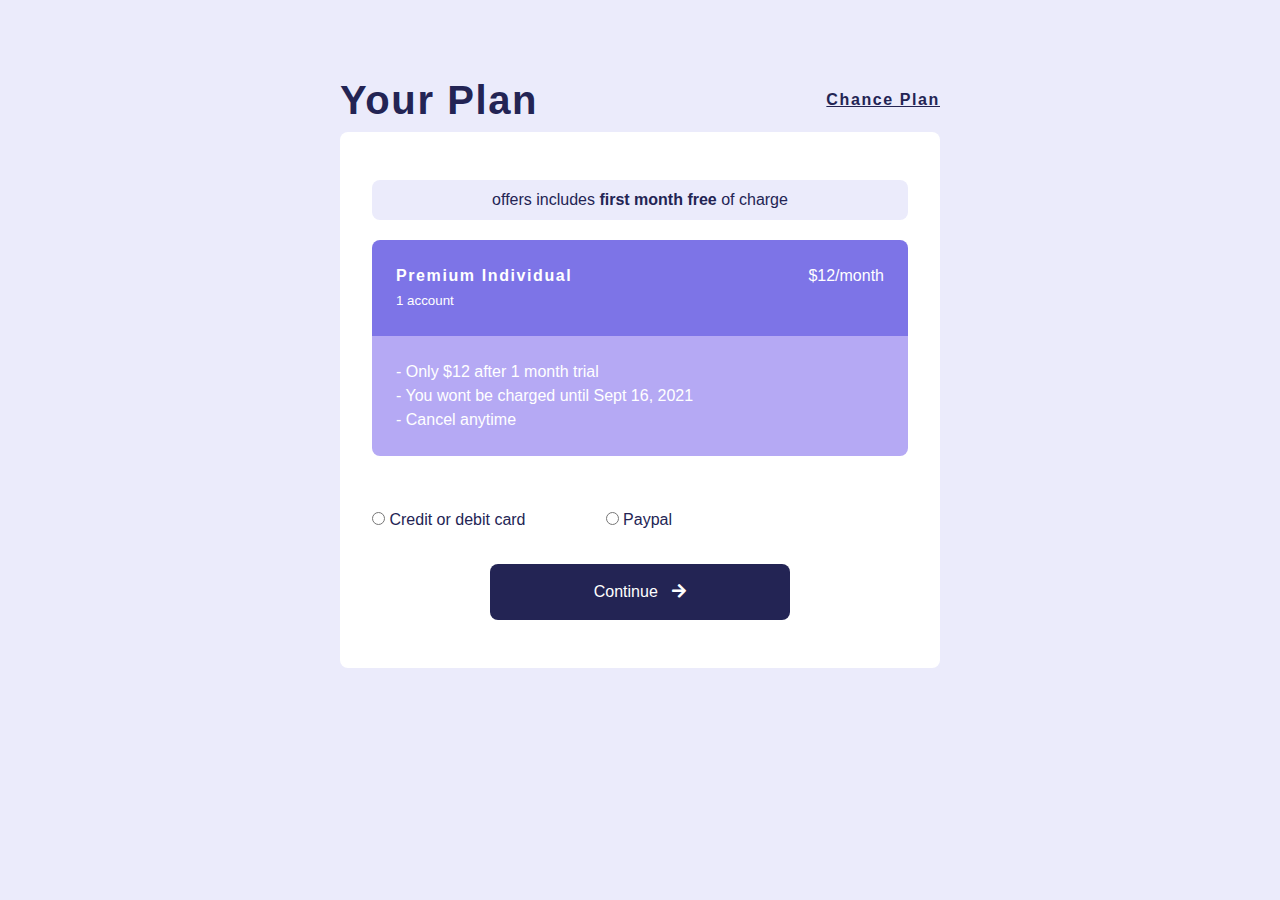
<file: 1-upgrade-plan/index.html>
<!DOCTYPE html>
<html lang="en">
<head>
 <meta charset="UTF-8">
 <meta http-equiv="X-UA-Compatible" content="IE=edge">
 <meta name="viewport" content="width=device-width, initial-scale=1.0">
 <link rel="stylesheet" href="style.css">
  <!-- font awesome -->
    <link
      rel="stylesheet"
      href="https://cdnjs.cloudflare.com/ajax/libs/font-awesome/5.14.0/css/all.min.css"
    />
 <title>UPGRADE PLAN | HTML & CSS</title>
</head>
<body>
 <div class="container"> 
  <div class="container-header">
   <h2>your plan</h2>
   <h4>chance plan</h4>
  </div>

   <div class="container-inner">
    <div class="container-body">
     <p class="text-heading">offers includes <b>first month free</b> of charge</p>
    
     <div class="container-body-content">
      <div>
       <h4>premium individual</h4>
       <p>$12/month</p>
      </div>
      <small>1 account</small>
     </div>
     <ul>
      <li>- Only $12 after 1 month trial</li>
      <li>- You wont be charged until Sept 16, 2021</li>
      <li>- Cancel anytime</li>
     </ul>
     <br>
     <h4>select payment method</h4>
    
     <!-- form -->
     <div class="payment-method">
    
      <label for="credit or debit card">
       <input type="radio" name="choose-one" id="" value="credit or debit card"> Credit or debit card
      </label>

      <label for="paypal">
       <input type="radio" name="choose-one" id="" value="paypal"> Paypal
      </label>
     </div>
    
     <a href="#" class="btn">Continue <span><i class="fas fa-arrow-right"></i></span></a>
    </div>
   </div>
 
 </div>
</body>
</html>
</file>
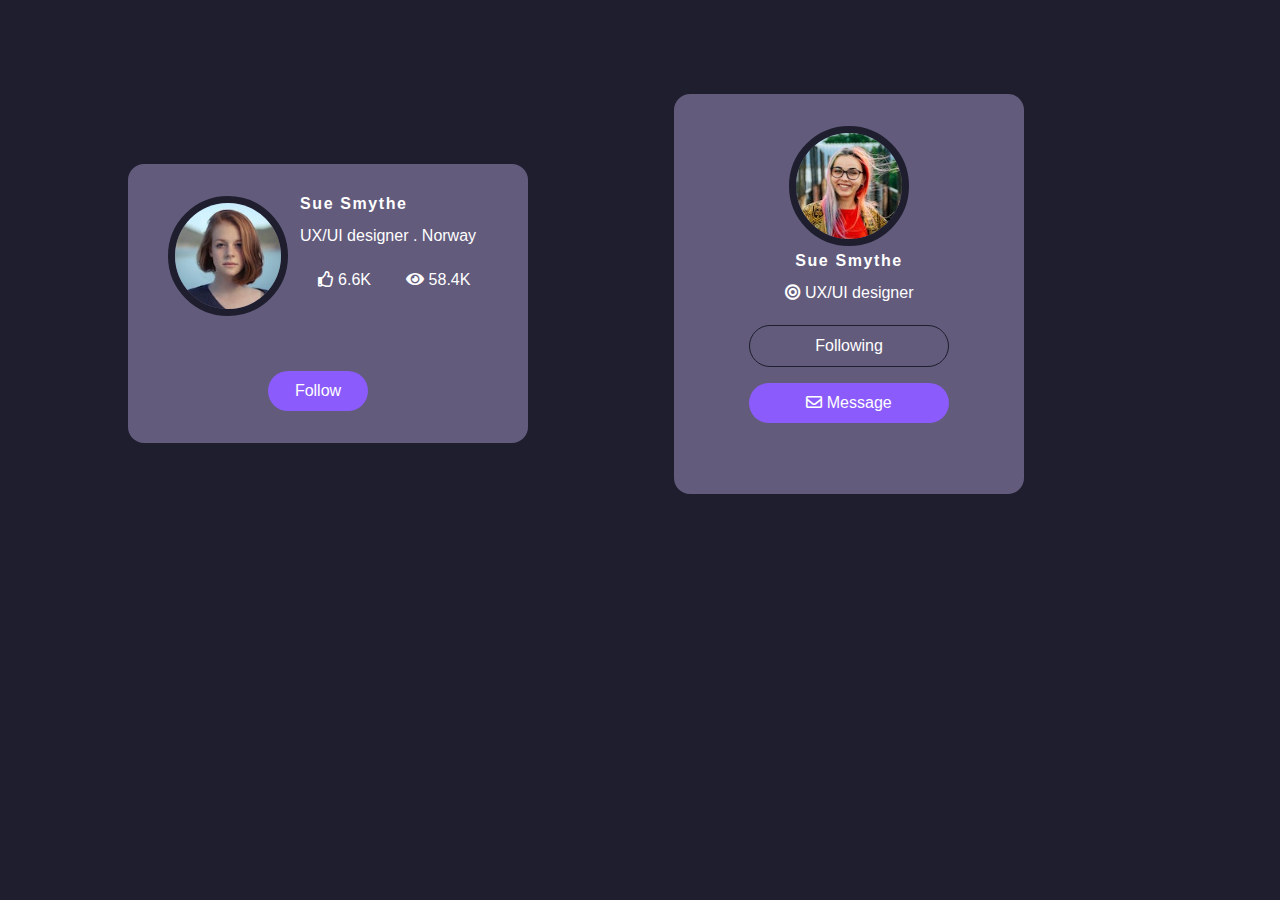
<file: 2-profile-card-ui-ux/index.html>
<!DOCTYPE html>
<html lang="en">
<head>
 <meta charset="UTF-8">
 <meta http-equiv="X-UA-Compatible" content="IE=edge">
 <meta name="viewport" content="width=device-width, initial-scale=1.0">
 <link rel="stylesheet" href="style.css">
 <!-- font awesome -->
 <link rel="stylesheet" href="https://cdnjs.cloudflare.com/ajax/libs/font-awesome/5.14.0/css/all.min.css" />
 <title>PROFILE CARD || UX / UI</title>
</head>
<body>
 
 <div class="container">

  <!-- card 1 -->
  <div class="card card-1">
   <div class="card-img">
    <img src="./images/person-1.jpeg" alt="">
   </div>
   <div class="card-content">
    <h4>sue smythe</h4>
    <p>UX/UI designer . Norway</p>
    <div class="icons">
     <span><i class="far fa-thumbs-up"></i> 6.6K</span>
     <span><i class="fas fa-eye"></i> 58.4K</span>
    </div>
   </div>
    <a href="#" class="btn">Follow</a>
   </div>

   <!-- card-2 -->
   <div class="card card-2">
      <div class="card-img">
       <img src="./images/person-2.jpeg" alt="">
      </div>
        <div class="card-content">
         <h4>sue smythe</h4>
         <p><i class="fas fa-bullseye"></i> UX/UI designer</p>         
         
        </div>

        <!-- buttons -->
        <div class="buttons">
         <a href="#" class="following">Following</a>
         <a href="#" class="message"><i class="far fa-envelope"></i> Message</a>
        </div>
       </div>
  </div>
 
 
</body>
</html>
</file>
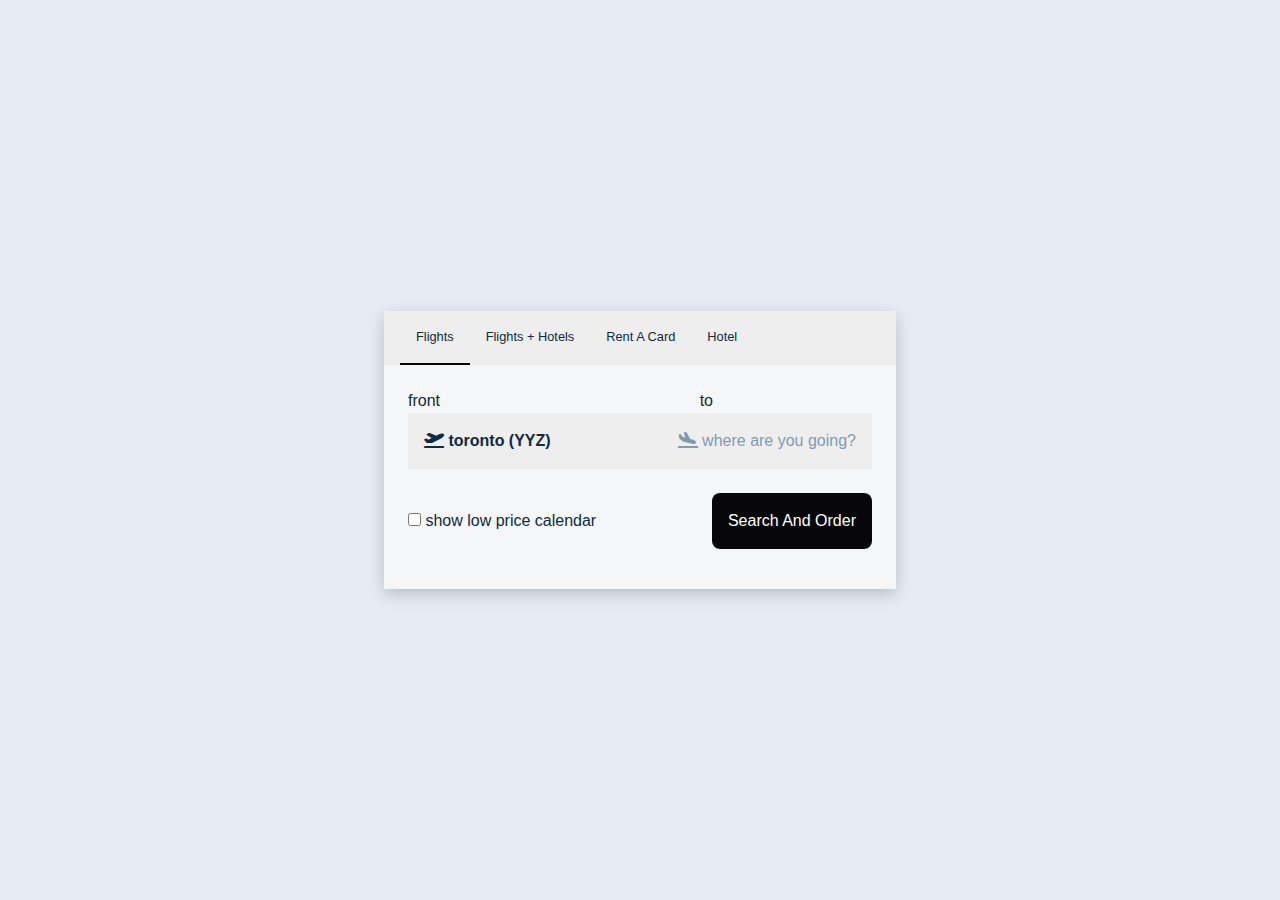
<file: 3-search-flight-form/index.html>
<!DOCTYPE html>
<html lang="en">
<head>
 <meta charset="UTF-8">
 <meta http-equiv="X-UA-Compatible" content="IE=edge">
 <meta name="viewport" content="width=device-width, initial-scale=1.0">
  <link rel="stylesheet" href="style.css">
  <!-- font awesome -->
  <link rel="stylesheet" href="https://cdnjs.cloudflare.com/ajax/libs/font-awesome/5.14.0/css/all.min.css" />
 <title>FLIGHT SEARCH | UI DESIGN</title>
</head>
<body>
 <div class="container">
  <main>
   <ul>
    <li>flights</li>
    <li>flights + hotels</li>
    <li>rent a card</li>
    <li>hotel</li>
   </ul>
   <div class="content">
    <div class="content-title">
     <span>front</span>
     <span>to</span>
    </div>
    <div class="destination">
     <span><i class="fas fa-plane-departure"></i> toronto (YYZ)</span>
     <span><i class="fas fa-plane-arrival"></i> where are you going?</span>
    </div>
     <footer>
      <label>
       <input type="checkbox" name="checkmark"> show low price calendar
      </label>
       <a href="#" class="btn">search and order</a>
     </footer>
   </div>
  </main>
 </div>
</body>
</html>
</file>
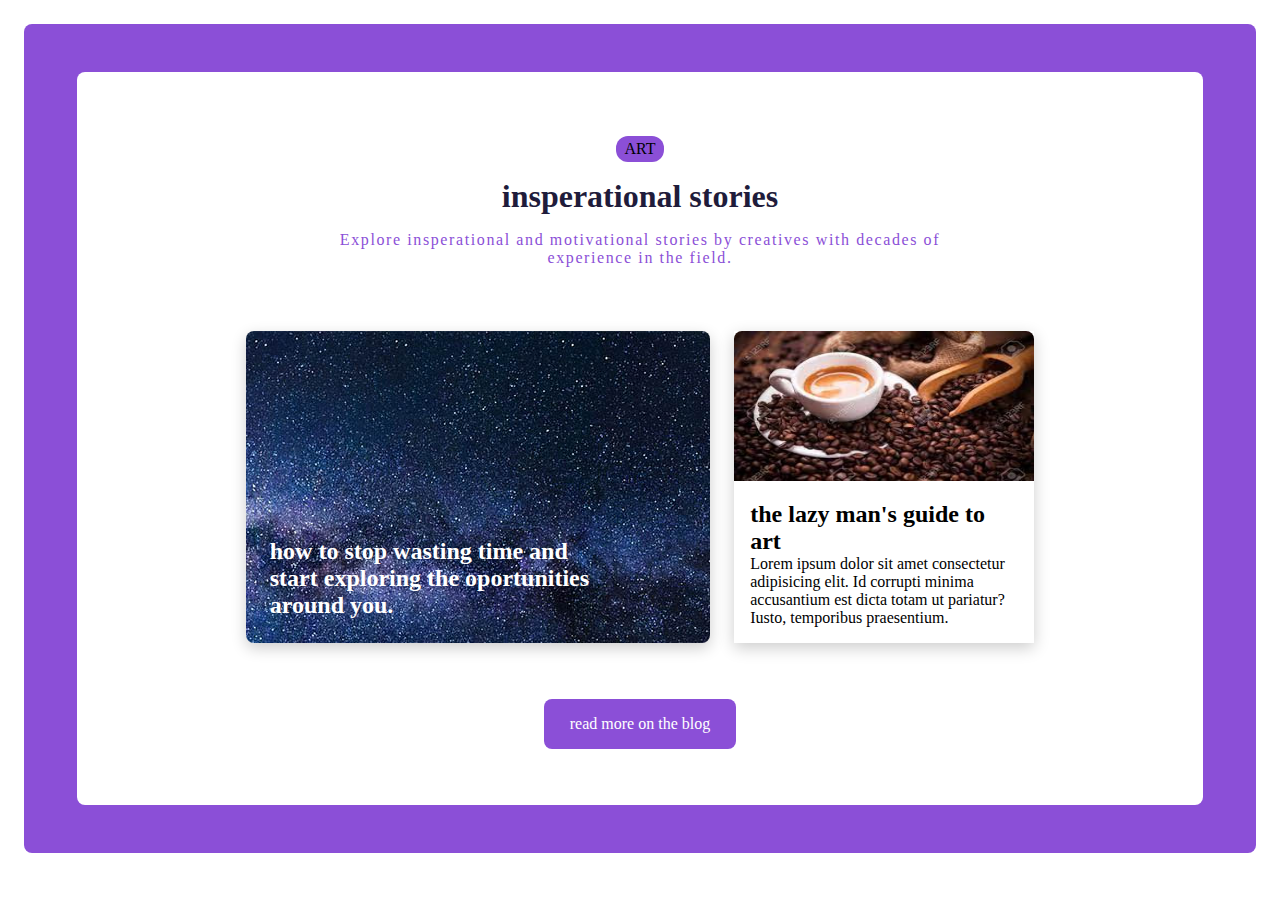
<file: 4-article-card-day/index.html>
<!DOCTYPE html>
<html lang="en">
<head>
 <meta charset="UTF-8">
 <meta http-equiv="X-UA-Compatible" content="IE=edge">
 <meta name="viewport" content="width=device-width, initial-scale=1.0">
 <link rel="stylesheet" href="style.css">
 <title>ARTICLE CARD DAY || HTML AND CSS</title>
</head>
<body>
 <main>
  <div class="container">
   <div class="section-title">
    <span>ART</span>
    <h1>insperational stories</h1>
    <p>Explore insperational and motivational stories by creatives with decades of experience in the field.</p>
   </div>

   <!-- grid colums -->
   <section class="section-center">
    <!-- articles -->
    <article class="card card-1">
     <h1>how to stop wasting time and start exploring the oportunities around you.</h1>
    </article>
    <article class="card card-2">
     <img src="./images/coffee.jfif" alt="coffee">
     <div>
      <h2>the lazy man's guide to art</h2>
      <p>Lorem ipsum dolor sit amet consectetur adipisicing elit. Id corrupti minima accusantium est dicta totam ut pariatur? Iusto, temporibus praesentium.</p>
     </div>
    </article>
   </section>
   <a href="#" class="btn">read more on the blog</a>
  </div>
 </main>
</body>
</html>
</file>
<file: 1-upgrade-plan/style.css>
/*
=============== 
Variables
===============
*/

:root {
  /* dark shades of primary color*/
  --clr-primary-1: hsl(205, 86%, 17%);
  --clr-primary-2: hsl(205, 77%, 27%);
  --clr-primary-3: hsl(205, 72%, 37%);
  --clr-primary-4: hsl(205, 63%, 48%);
  /* primary/main color */
  --clr-primary-5: hsl(205, 78%, 60%);
  /* lighter shades of primary color */
  --clr-primary-6: hsl(205, 89%, 70%);
  --clr-primary-7: hsl(205, 90%, 76%);
  --clr-primary-8: hsl(205, 86%, 81%);
  --clr-primary-9: hsl(205, 90%, 88%);
  --clr-primary-10: hsl(205, 100%, 96%);
  /* darkest grey - used for headings */
  --clr-grey-1: hsl(209, 61%, 16%);
  --clr-grey-2: hsl(211, 39%, 23%);
  --clr-grey-3: hsl(209, 34%, 30%);
  --clr-grey-4: hsl(209, 28%, 39%);
  /* grey used for paragraphs */
  --clr-grey-5: hsl(210, 22%, 49%);
  --clr-grey-6: hsl(209, 23%, 60%);
  --clr-grey-7: hsl(211, 27%, 70%);
  --clr-grey-8: hsl(210, 31%, 80%);
  --clr-grey-9: hsl(212, 33%, 89%);
  --clr-grey-10: hsl(210, 36%, 96%);
  --clr-white: #fff;
  --clr-red-dark: hsl(360, 67%, 44%);
  --clr-red-light: hsl(360, 71%, 66%);
  --clr-green-dark: hsl(125, 67%, 44%);
  --clr-green-light: hsl(125, 71%, 66%);
  --clr-black: #222;
  --transition: all 0.3s linear;
  --spacing: 0.1rem;
  --radius: 0.5rem;
  --light-shadow: 0 5px 15px rgba(0, 0, 0, 0.1);
  --dark-shadow: 0 5px 15px rgba(0, 0, 0, 0.2);
  --max-width: 1170px;
  --fixed-width: 620px;
  /* ui design colors */
  --clr-ui-grey: #f2f2fa;
  --clr-ui-dark-blue: #20225e;
}
/*
=============== 
Global Styles
===============
*/

*,
::after,
::before {
  margin: 0;
  padding: 0;
  box-sizing: border-box;
}
body {
  font-family: -apple-system, BlinkMacSystemFont, 'Segoe UI', Roboto, Oxygen,
    Ubuntu, Cantarell, 'Open Sans', 'Helvetica Neue', sans-serif;
  background: var(--clr-ui-grey);
  color: var(--clr-grey-1);
  line-height: 1.5;
  font-size: 0.875rem;
}
ul {
  list-style-type: none;
}
a {
  text-decoration: none;
}
h1,
h2,
h3,
h4 {
  letter-spacing: var(--spacing);
  text-transform: capitalize;
  line-height: 1.25;
  margin-bottom: 0.75rem;
}
h1 {
  font-size: 3rem;
}
h2 {
  font-size: 2rem;
}
h3 {
  font-size: 1.25rem;
}
h4 {
  font-size: 0.875rem;
}
p {
  margin-bottom: 1.25rem;
}
@media screen and (min-width: 800px) {
  h1 {
    font-size: 4rem;
  }
  h2 {
    font-size: 2.5rem;
  }
  h3 {
    font-size: 1.75rem;
  }
  h4 {
    font-size: 1rem;
  }
  body {
    font-size: 1rem;
  }
  h1,
  h2,
  h3,
  h4 {
    line-height: 1;
  }
}
.section-title {
  text-align: center;
  margin: 4rem 0 6rem 0;
}
body,
a {
  background: #ebebfb;
  color: #fff;
}

.container {
  width: 90vw;
  max-width: 600px;
  margin: 5rem auto;
}

.container .container-inner {
  background: #fff;
  border-radius: var(--radius);
  padding: 3rem 2rem;
}

.container-header {
  display: flex;
  justify-content: space-between;
  color: #232454;
}

.container-header h4 {
  align-self: center;
  text-decoration: underline;
}

.container-body .text-heading {
  background: #ebebfb;
  border-radius: 0.5rem;
  padding: 0.5rem;
  text-align: center;
  color: #232454;
}

.container-body-content {
  background: #7d74e7;
  padding: 1.5rem;
  border-radius: var(--radius);
  border-bottom-right-radius: 0;
  border-bottom-left-radius: 0;
}

.container-body-content div {
  display: flex;
  justify-content: space-between;
  align-items: center;
}

.container-body-content div h4,
.container-body-content div p {
  margin-bottom: 0;
}

ul {
  background: #b5a9f4;
  padding: 1.5rem;
  border-radius: var(--radius);
  border-top-right-radius: 0;
  border-top-left-radius: 0;
}

.payment-method {
  display: flex;
  justify-content: space-between;
  width: 300px;
  margin-bottom: 2rem;
  color: #232454;
}

.btn {
  background: #232454;
  display: block;
  width: 300px;
  margin: 0 auto;
  padding: 1rem;
  text-align: center;
  top: 50%;
  border-radius: var(--radius);
}

.btn i {
  margin-left: 10px;
}
</file>
<file: 2-profile-card-ui-ux/style.css>
/*
=============== 
Variables
===============
*/

:root {
  /* dark shades of primary color*/
  --clr-primary-1: hsl(205, 86%, 17%);
  --clr-primary-2: hsl(205, 77%, 27%);
  --clr-primary-3: hsl(205, 72%, 37%);
  --clr-primary-4: hsl(205, 63%, 48%);
  /* primary/main color */
  --clr-primary-5: hsl(205, 78%, 60%);
  /* lighter shades of primary color */
  --clr-primary-6: hsl(205, 89%, 70%);
  --clr-primary-7: hsl(205, 90%, 76%);
  --clr-primary-8: hsl(205, 86%, 81%);
  --clr-primary-9: hsl(205, 90%, 88%);
  --clr-primary-10: hsl(205, 100%, 96%);
  /* darkest grey - used for headings */
  --clr-grey-1: hsl(209, 61%, 16%);
  --clr-grey-2: hsl(211, 39%, 23%);
  --clr-grey-3: hsl(209, 34%, 30%);
  --clr-grey-4: hsl(209, 28%, 39%);
  /* grey used for paragraphs */
  --clr-grey-5: hsl(210, 22%, 49%);
  --clr-grey-6: hsl(209, 23%, 60%);
  --clr-grey-7: hsl(211, 27%, 70%);
  --clr-grey-8: hsl(210, 31%, 80%);
  --clr-grey-9: hsl(212, 33%, 89%);
  --clr-grey-10: hsl(210, 36%, 96%);
  --clr-white: #fff;
  --clr-red-dark: hsl(360, 67%, 44%);
  --clr-red-light: hsl(360, 71%, 66%);
  --clr-green-dark: hsl(125, 67%, 44%);
  --clr-green-light: hsl(125, 71%, 66%);
  --clr-black: #222;
  --transition: all 0.3s linear;
  --spacing: 0.1rem;
  --radius: 0.5rem;
  --light-shadow: 0 5px 15px rgba(0, 0, 0, 0.1);
  --dark-shadow: 0 5px 15px rgba(0, 0, 0, 0.2);
  --max-width: 1170px;
  --fixed-width: 620px;
  /* ui design colors */
  --clr-ui-grey: #f2f2fa;
  --clr-ui-dark-blue: #20225e;
}
/*
=============== 
Global Styles
===============
*/

*,
::after,
::before {
  margin: 0;
  padding: 0;
  box-sizing: border-box;
}
body {
  font-family: -apple-system, BlinkMacSystemFont, 'Segoe UI', Roboto, Oxygen,
    Ubuntu, Cantarell, 'Open Sans', 'Helvetica Neue', sans-serif;
  background: var(--clr-ui-grey);
  color: var(--clr-grey-1);
  line-height: 1.5;
  font-size: 0.875rem;
}
ul {
  list-style-type: none;
}
a {
  text-decoration: none;
}
h1,
h2,
h3,
h4 {
  letter-spacing: var(--spacing);
  text-transform: capitalize;
  line-height: 1.25;
  margin-bottom: 0.75rem;
}
h1 {
  font-size: 3rem;
}
h2 {
  font-size: 2rem;
}
h3 {
  font-size: 1.25rem;
}
h4 {
  font-size: 0.875rem;
}
p {
  margin-bottom: 1.25rem;
}
@media screen and (min-width: 800px) {
  h1 {
    font-size: 4rem;
  }
  h2 {
    font-size: 2.5rem;
  }
  h3 {
    font-size: 1.75rem;
  }
  h4 {
    font-size: 1rem;
  }
  body {
    font-size: 1rem;
  }
  h1,
  h2,
  h3,
  h4 {
    line-height: 1;
  }
}

.container {
  position: relative;
}

body {
  background: #1e1e2e;
}

.card {
  width: 60vw;
  max-width: 446px;
  text-align: center;
  color: var(--clr-white);
  border-radius: 1rem;
  padding: 2rem 2.5rem;
}

a {
  color: var(--clr-white);
}

.btn {
  /* width: 100px; */
  margin: 1rem 0 auto;
  display: inline-block;
  background: #8b5cfb;
  padding: 0.5rem 1rem;
  border-radius: 1.5rem;
}

/*
=============== 
 card 1
===============
*/
.card-1 {
  background: #625b7c;
  margin: 1.5rem auto;
}

.card-1 img {
  width: 120px;
  height: 120px;
  border-radius: 50%;
  object-fit: cover;
  border: 7px solid #1e1e2e;
}

.icons {
  display: flex;
  justify-content: space-around;
}

/*
=============== 
card 2
===============
*/
.card-2 {
  background: #625b7c;

  margin: 1.5rem auto;
}

.card-2 img {
  width: 120px;
  height: 120px;
  border-radius: 50%;
  object-fit: cover;
  border: 7px solid #1e1e2e;
}

.card-2 .following {
  background: transparent;
  border: #1e1e2e 1px solid;
}

.card-2 .buttons a {
  display: block;
  width: 200px;
  margin: 1rem auto;
  padding: 0.5rem 1rem;
  border-radius: 2rem;
}

.card-2 .message {
  background: #8b5cfb;
}

@media screen and (min-width: 1000px) {
  .card-1 {
    position: absolute;
    top: 140px;
    left: 10%;
    max-width: 400px;
    display: grid;
    grid-template-columns: 100px 1fr;

    gap: 2rem;
  }

  .card {
    text-align: left;
  }

  .btn {
    transform: translateX(100%);
    display: grid;
    place-items: center;
  }

  .card-2 {
    position: absolute;
    top: 70px;
    right: 20%;
    height: 400px;
    width: 350px;
    text-align: center;
  }
}
</file>
<file: 3-search-flight-form/style.css>
/*
=============== 
Variables
===============
*/

:root {
  /* dark shades of primary color*/
  --clr-primary-1: hsl(205, 86%, 17%);
  --clr-primary-2: hsl(205, 77%, 27%);
  --clr-primary-3: hsl(205, 72%, 37%);
  --clr-primary-4: hsl(205, 63%, 48%);
  /* primary/main color */
  --clr-primary-5: hsl(205, 78%, 60%);
  /* lighter shades of primary color */
  --clr-primary-6: hsl(205, 89%, 70%);
  --clr-primary-7: hsl(205, 90%, 76%);
  --clr-primary-8: hsl(205, 86%, 81%);
  --clr-primary-9: hsl(205, 90%, 88%);
  --clr-primary-10: hsl(205, 100%, 96%);
  /* darkest grey - used for headings */
  --clr-grey-1: hsl(209, 61%, 16%);
  --clr-grey-2: hsl(211, 39%, 23%);
  --clr-grey-3: hsl(209, 34%, 30%);
  --clr-grey-4: hsl(209, 28%, 39%);
  /* grey used for paragraphs */
  --clr-grey-5: hsl(210, 22%, 49%);
  --clr-grey-6: hsl(209, 23%, 60%);
  --clr-grey-7: hsl(211, 27%, 70%);
  --clr-grey-8: hsl(210, 31%, 80%);
  --clr-grey-9: hsl(212, 33%, 89%);
  --clr-grey-10: hsl(210, 36%, 96%);
  --clr-white: #fff;
  --clr-red-dark: hsl(360, 67%, 44%);
  --clr-red-light: hsl(360, 71%, 66%);
  --clr-green-dark: hsl(125, 67%, 44%);
  --clr-green-light: hsl(125, 71%, 66%);
  --clr-black: #222;
  --transition: all 0.3s linear;
  --spacing: 0.1rem;
  --radius: 0.5rem;
  --light-shadow: 0 5px 15px rgba(0, 0, 0, 0.1);
  --dark-shadow: 0 5px 15px rgba(0, 0, 0, 0.2);
  --max-width: 1170px;
  --fixed-width: 620px;
  /* ui design colors */
  --clr-ui-grey: #f2f2fa;
  --clr-ui-dark-blue: #20225e;
}
/*
=============== 
Global Styles
===============
*/

*,
::after,
::before {
  margin: 0;
  padding: 0;
  box-sizing: border-box;
}
body {
  font-family: -apple-system, BlinkMacSystemFont, 'Segoe UI', Roboto, Oxygen,
    Ubuntu, Cantarell, 'Open Sans', 'Helvetica Neue', sans-serif;
  background: var(--clr-ui-grey);
  color: var(--clr-grey-1);
  line-height: 1.5;
  font-size: 0.875rem;
}
ul {
  list-style-type: none;
}

a {
  text-decoration: none;
  text-transform: capitalize;
}
h1,
h2,
h3,
h4 {
  letter-spacing: var(--spacing);
  text-transform: capitalize;
  line-height: 1.25;
  margin-bottom: 0.75rem;
}
h1 {
  font-size: 3rem;
}
h2 {
  font-size: 2rem;
}
h3 {
  font-size: 1.25rem;
}
h4 {
  font-size: 0.875rem;
}
p {
  margin-bottom: 1.25rem;
}
@media screen and (min-width: 800px) {
  h1 {
    font-size: 4rem;
  }
  h2 {
    font-size: 2.5rem;
  }
  h3 {
    font-size: 1.75rem;
  }
  h4 {
    font-size: 1rem;
  }
  body {
    font-size: 1rem;
  }
  h1,
  h2,
  h3,
  h4 {
    line-height: 1;
  }
}

.container {
  background: #e5ecf4;
  display: grid;
  height: 100vh;
  place-items: center;
}

main {
  background: #f4f6f7;
  box-shadow: var(--dark-shadow);
  width: 40vw;
  max-width: 600px;
}

ul {
  display: flex;
  justify-content: flex-start;
  padding: 0 1rem;
  background: #eee;
}

ul li {
  margin: 0;
  text-transform: capitalize;
  padding: 1rem;
  font-size: 0.8rem;
}

ul li:first-child {
  border-bottom: #07070a 2px solid;
}

.content {
  padding: 1.5rem;
}

.content .content-title p {
  margin-bottom: 0;
}

.content .content-title span:first-child {
  margin-right: 55%;
}

.content .destination {
  display: flex;
  justify-content: space-between;
  background: #eee;
  padding: 1rem;
  margin: 0 auto;
  align-items: center;
}

.content .destination span:first-child {
  font-weight: bold;
}
.content .destination span:last-child {
  color: var(--clr-grey-6);
}

footer {
  display: flex;
  justify-content: space-between;
  padding: 1.5rem 0;
  padding-bottom: 1rem;
}

footer .btn {
  background: #07070a;
  padding: 1rem;
  border-radius: var(--radius);
  color: white;
}

footer label {
  align-self: center;
}
</file>
<file: 4-article-card-day/style.css>
/*
=============== 
Variables
===============
*/

:root {
  /* primary/main color */
  --clear-primary-5: #8b4fd7;
  --spacing: 0.1rem;
  --radius: 0.5rem;
  --transition: all 0.5s ease-in-out;
  --background: #dcd7da;
  --primary-text: #8b4fd7;
  --dark-shadow: 0 5px 15px rgba(0, 0, 0, 0.2);
  --spacing: 0.1rem;
}

/*
=============== 
Global Styles
===============
*/
*,
::after,
::before {
  margin: 0;
  padding: 0;
  box-sizing: border-box;
}

body {
  padding: 1.5rem;
}

a {
  text-decoration: none;
}

.btn {
  background-color: var(--clear-primary-5);
  padding: 1rem;
  border-radius: var(--radius);
  color: #fff;
  display: block;
  margin: 3.5rem auto;
  text-align: center;
  width: 12rem;
}

/*
=============== 
main
===============
*/
main {
  background: var(--clear-primary-5);
  border-radius: var(--radius);
  width: 100%;
  height: 100%;
  display: grid;
  place-items: center;
}

/*
=============== 
Container
===============
*/
.container {
  background: #fff;
  margin-top: 3rem;
  margin-bottom: 3rem;
  width: 88vw;
  border-radius: var(--radius);
}

.section-title {
  text-align: center;
  margin-top: 4rem;
  margin-bottom: 4rem;
}

.section-title span:first-child {
  background: var(--clear-primary-5);
  padding: 0.25rem 0.5rem;
  border-radius: 0.75rem;
  display: inline-block;
}

.section-title h1 {
  color: #1f1c3b;
  margin-bottom: 1rem;
  margin-top: 1rem;
}

.section-title p {
  color: var(--primary-text);
  width: 60%;
  margin: 0 auto;
  letter-spacing: var(--spacing);
}

/*
=============== 
cards
===============
*/

.card {
  box-shadow: var(--dark-shadow);
}

.card-1 {
  background: url('./images/Cielo-estrellas.jpg');
  max-width: 500px;
  border-radius: var(--radius);
  display: flex;
  align-items: flex-end;
  padding: 1.5rem;
}

.card-1 h1 {
  color: #fff;
  width: 80%;
  font-size: 1.5rem;
}

.card-2 img {
  border-top-left-radius: var(--radius);
  border-top-right-radius: var(--radius);
  width: 300px;
  height: 150px;
}

.card-2 div {
  padding: 1rem;
}

/*
=============== 
section center
===============
*/
.section-center {
  display: grid;
  width: 70%;
  margin: 0 auto;
  gap: 1.5rem;
  grid-template-columns: 1fr 300px;
}

@media screen and (max-width: 800px) {
  .section-center {
    grid-template-columns: 1fr;
    gap: 2rem;
  }

  .card {
    max-width: 500px;
  }

  .card-1 {
    height: 300px;
  }

  .card-2 img {
    width: 100%;
    object-fit: cover;
  }
}
</file>
